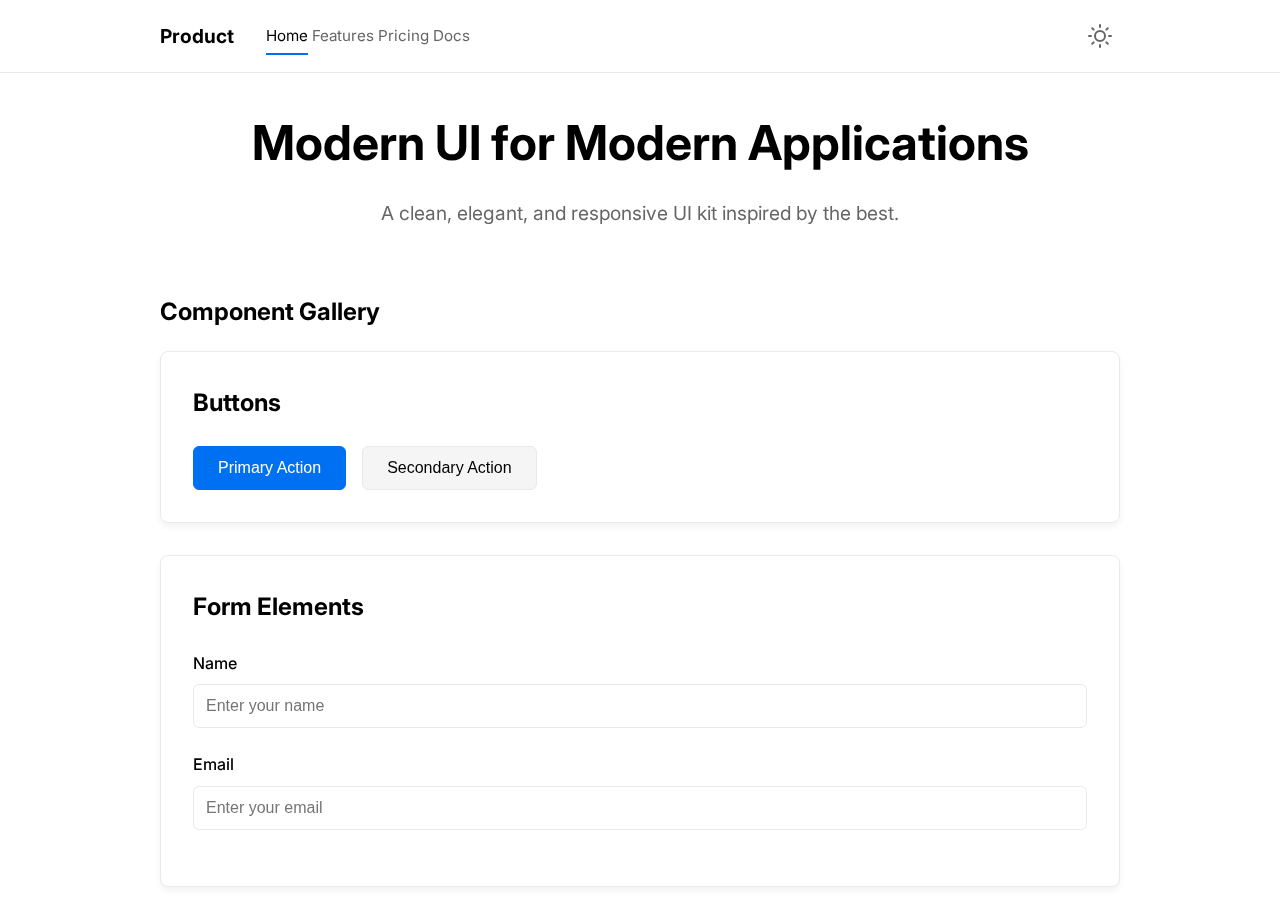
<file: index.html>
<!DOCTYPE html>
<html lang="en">
<head>
    <meta charset="UTF-8">
    <meta name="viewport" content="width=device-width, initial-scale=1.0">
    <title>Modern Web App UI</title>
    <link rel="preconnect" href="https://fonts.googleapis.com">
    <link rel="preconnect" href="https://fonts.gstatic.com" crossorigin>
    <link href="https://fonts.googleapis.com/css2?family=Inter:wght@400;500;600;700&display=swap" rel="stylesheet">
    <link rel="stylesheet" href="styles/main.css">
</head>
<body>
    <header class="navbar">
        <div class="container">
            <div class="navbar-left">
                <a href="#" class="logo">Product</a>
                <nav>
                    <a href="#" class="nav-link active">Home</a>
                    <a href="#" class="nav-link">Features</a>
                    <a href="#" class="nav-link">Pricing</a>
                    <a href="#" class="nav-link">Docs</a>
                </nav>
            </div>
            <div class="navbar-right">
                <button id="theme-toggle" class="theme-toggle" aria-label="Toggle theme">
                    <svg class="sun-icon" xmlns="http://www.w3.org/2000/svg" width="24" height="24" viewBox="0 0 24 24" fill="none" stroke="currentColor" stroke-width="2" stroke-linecap="round" stroke-linejoin="round"><circle cx="12" cy="12" r="5"></circle><line x1="12" y1="1" x2="12" y2="3"></line><line x1="12" y1="21" x2="12" y2="23"></line><line x1="4.22" y1="4.22" x2="5.64" y2="5.64"></line><line x1="18.36" y1="18.36" x2="19.78" y2="19.78"></line><line x1="1" y1="12" x2="3" y2="12"></line><line x1="21" y1="12" x2="23" y2="12"></line><line x1="4.22" y1="19.78" x2="5.64" y2="18.36"></line><line x1="18.36" y1="5.64" x2="19.78" y2="4.22"></line></svg>
                    <svg class="moon-icon" xmlns="http://www.w3.org/2000/svg" width="24" height="24" viewBox="0 0 24 24" fill="none" stroke="currentColor" stroke-width="2" stroke-linecap="round" stroke-linejoin="round"><path d="M21 12.79A9 9 0 1 1 11.21 3 7 7 0 0 0 21 12.79z"></path></svg>
                </button>
            </div>
        </div>
    </header>

    <main class="container">
        <section class="hero">
            <h1>Modern UI for Modern Applications</h1>
            <p>A clean, elegant, and responsive UI kit inspired by the best.</p>
        </section>

        <section class="component-showcase">
            <h2>Component Gallery</h2>
            <div class="card">
                <h3>Buttons</h3>
                <div class="button-group">
                    <button class="btn btn-primary">Primary Action</button>
                    <button class="btn btn-secondary">Secondary Action</button>
                </div>
            </div>

            <div class="card">
                <h3>Form Elements</h3>
                <form class="form-example">
                    <div class="form-group">
                        <label for="name">Name</label>
                        <input type="text" id="name" placeholder="Enter your name">
                    </div>
                    <div class="form-group">
                        <label for="email">Email</label>
                        <input type="email" id="email" placeholder="Enter your email">
                    </div>
                </form>
            </div>
        </section>
    </main>

    <script src="js/main.js"></script>
</body>
</html>
</file>
<file: styles/main.css>
/* ---
--- ROOT & THEME DEFINITIONS
--- */

:root {
  --font-family: 'Inter', -apple-system, BlinkMacSystemFont, "Segoe UI", Roboto, Helvetica, Arial, sans-serif, "Apple Color Emoji", "Segoe UI Emoji", "Segoe UI Symbol";

  /* Light Theme */
  --bg: #ffffff;
  --text: #000000;
  --text-secondary: #666666;
  --card-bg: #ffffff;
  --border: #eaeaea;
  --primary: #0070f3;
  --secondary-bg: #f5f5f5;
}

[data-theme="dark"] {
  --bg: #000000;
  --text: #ffffff;
  --text-secondary: #888888;
  --card-bg: #111111;
  --border: #333333;
  --primary: #0070f3;
  --secondary-bg: #1c1c1c;
}

/* ---
--- GLOBAL STYLES & RESETS
--- */

body {
  background-color: var(--bg);
  color: var(--text);
  font-family: var(--font-family);
  margin: 0;
  padding: 0;
  line-height: 1.6;
  transition: background-color 0.2s ease, color 0.2s ease;
}

.container {
  max-width: 960px;
  margin: 0 auto;
  padding: 0 1.5rem;
}

/* ---
--- NAVIGATION BAR
--- */

.navbar {
  background-color: var(--bg);
  border-bottom: 1px solid var(--border);
  padding: 1rem 0;
  position: sticky;
  top: 0;
  z-index: 10;
  backdrop-filter: saturate(180%) blur(5px);
  background-color: rgba(255, 255, 255, 0.8);
}

[data-theme="dark"] .navbar {
  background-color: rgba(0, 0, 0, 0.8);
}

.navbar .container {
  display: flex;
  justify-content: space-between;
  align-items: center;
}

.navbar-left {
  display: flex;
  align-items: center;
  gap: 2rem;
}

.logo {
  font-weight: 700;
  font-size: 1.2rem;
  color: var(--text);
  text-decoration: none;
}

.nav-link {
  color: var(--text-secondary);
  text-decoration: none;
  font-size: 0.95rem;
  padding: 0.5rem 0;
  transition: color 0.2s ease;
}

.nav-link:hover {
  color: var(--text);
}

.nav-link.active {
  color: var(--text);
  border-bottom: 2px solid var(--primary);
}

/* ---
--- THEME TOGGLE
--- */

.theme-toggle {
  background: none;
  border: none;
  cursor: pointer;
  padding: 0.5rem;
  display: flex;
  align-items: center;
  justify-content: center;
  color: var(--text-secondary);
}

.theme-toggle:hover {
    color: var(--text);
}

.sun-icon, .moon-icon {
    transition: opacity 0.3s ease, transform 0.3s ease;
}

[data-theme="light"] .moon-icon { display: none; }
[data-theme="dark"] .sun-icon { display: none; }

/* ---
--- MAIN CONTENT & HERO
--- */

main {
  padding: 4rem 0;
}

.hero {
  text-align: center;
  margin-bottom: 4rem;
}

.hero h1 {
  font-size: 3rem;
  margin-bottom: 1rem;
  font-weight: 700;
}

.hero p {
  font-size: 1.2rem;
  color: var(--text-secondary);
  max-width: 600px;
  margin: 0 auto;
}

/* ---
--- REUSABLE COMPONENTS
--- */

.card {
  background-color: var(--card-bg);
  border: 1px solid var(--border);
  border-radius: 8px;
  padding: 2rem;
  margin-bottom: 2rem;
  box-shadow: 0 4px 6px rgba(0,0,0,0.05);
}

.card h3 {
  margin-top: 0;
  font-size: 1.5rem;
}

.btn {
  padding: 0.75rem 1.5rem;
  border-radius: 6px;
  border: 1px solid transparent;
  font-size: 1rem;
  font-weight: 500;
  cursor: pointer;
  transition: all 0.2s ease;
}

.btn-primary {
  background-color: var(--primary);
  color: #fff;
  border-color: var(--primary);
}

.btn-primary:hover {
  opacity: 0.9;
}

.btn-secondary {
  background-color: var(--secondary-bg);
  color: var(--text);
  border-color: var(--border);
}

.btn-secondary:hover {
  border-color: #888;
}

[data-theme="dark"] .btn-secondary:hover {
    border-color: #666;
}

.button-group {
  display: flex;
  gap: 1rem;
}

.form-group {
  margin-bottom: 1.5rem;
}

.form-group label {
  display: block;
  margin-bottom: 0.5rem;
  font-weight: 500;
}

.form-group input {
  width: 100%;
  padding: 0.75rem;
  border: 1px solid var(--border);
  border-radius: 6px;
  background-color: var(--bg);
  color: var(--text);
  font-size: 1rem;
  box-sizing: border-box;
}

.form-group input:focus {
  outline: none;
  border-color: var(--primary);
  box-shadow: 0 0 0 2px rgba(0, 112, 243, 0.2);
}

/* ---
--- RESPONSIVENESS
--- */

@media (max-width: 768px) {
  .navbar-left nav {
    display: none; /* Hide nav links on mobile */
  }

  .hero h1 {
    font-size: 2.5rem;
  }

  .hero p {
    font-size: 1rem;
  }
}
</file>
